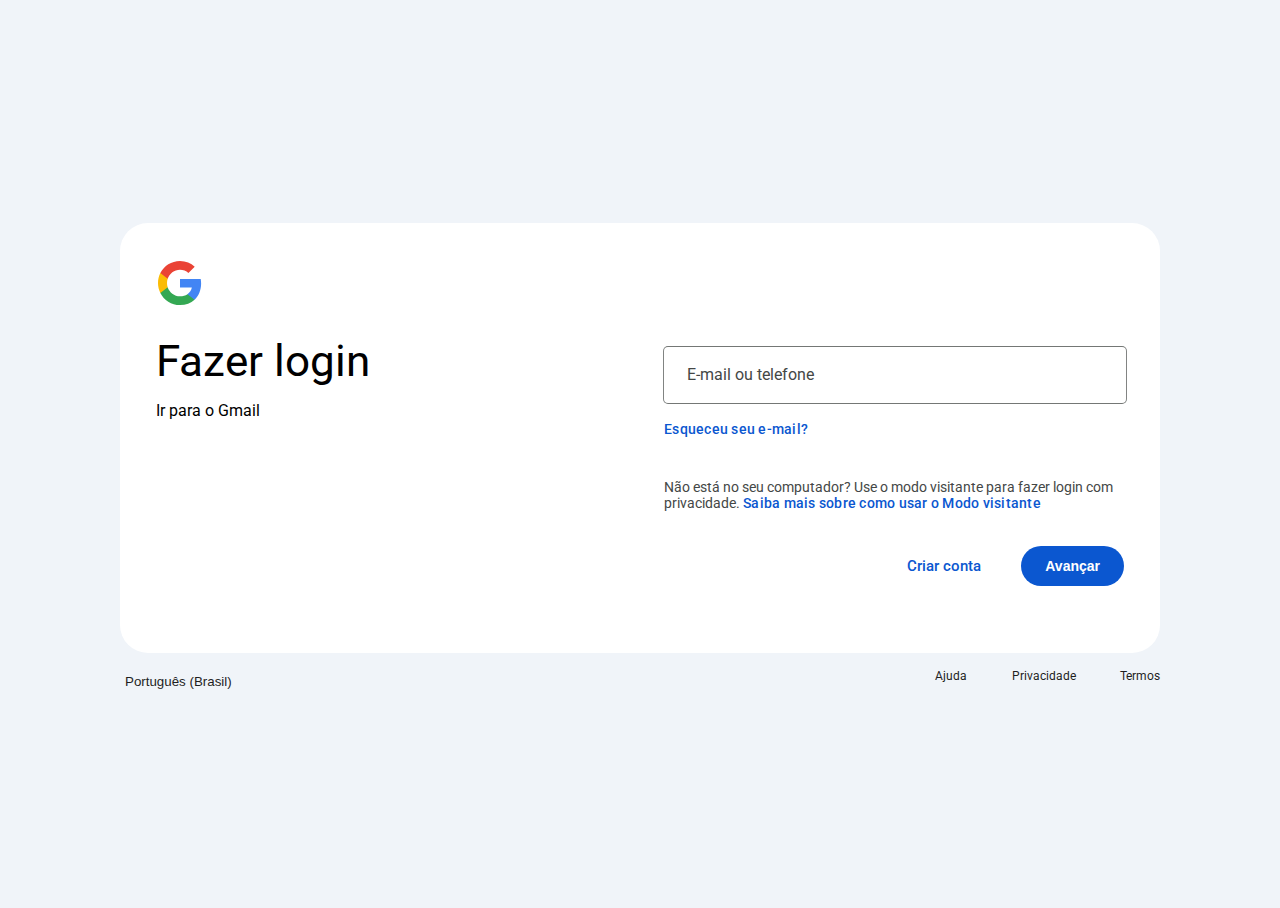
<file: gmail-login/index.html>
<!DOCTYPE html>
<html>
    <head>
        <title>Gmail</title>
        <link rel="icon" href="https://www.google.com/favicon.ico">
        <link rel="stylesheet" href="./styles/geral.css">
        <link rel="stylesheet" href="./styles/main.css">
        <link rel="stylesheet" href="./styles/bottom.css">
        <link rel="preconnect" href="https://fonts.googleapis.com">
        <link rel="preconnect" href="https://fonts.gstatic.com" crossorigin>
        <link href="https://fonts.googleapis.com/css2?family=Roboto:ital,wght@0,100;0,300;0,400;0,500;0,700;0,900;1,100;1,300;1,400;1,500;1,700;1,900&display=swap" rel="stylesheet">
        
    </head>
    <body>
        <main>
            <div>
                <section id="main-container">
                    <div class="logo">
                        <svg xmlns="https://www.w3.org/2000/svg" width="48" height="48" viewBox="0 0 48 48" aria-hidden="true" jsname="jjf7Ff">
                            <path fill="#4285F4" d="M45.12 24.5c0-1.56-.14-3.06-.4-4.5H24v8.51h11.84c-.51 2.75-2.06 5.08-4.39 6.64v5.52h7.11c4.16-3.83 6.56-9.47 6.56-16.17z"></path>
                            <path fill="#34A853" d="M24 46c5.94 0 10.92-1.97 14.56-5.33l-7.11-5.52c-1.97 1.32-4.49 2.1-7.45 2.1-5.73 0-10.58-3.87-12.31-9.07H4.34v5.7C7.96 41.07 15.4 46 24 46z"></path>
                            <path fill="#FBBC05" d="M11.69 28.18C11.25 26.86 11 25.45 11 24s.25-2.86.69-4.18v-5.7H4.34C2.85 17.09 2 20.45 2 24c0 3.55.85 6.91 2.34 9.88l7.35-5.7z"></path><path fill="#EA4335" d="M24 10.75c3.23 0 6.13 1.11 8.41 3.29l6.31-6.31C34.91 4.18 29.93 2 24 2 15.4 2 7.96 6.93 4.34 14.12l7.35 5.7c1.73-5.2 6.58-9.07 12.31-9.07z"></path>
                            <path fill="none" d="M2 2h44v44H2z"></path>
                        </svg>
                    </div>
                    <div id="box-container">
                        <div class="div-left">
                            <div class="login-title">Fazer login</div>
                            <div class="go-gmail">Ir para o Gmail</div>
                        </div>
                        <form method="get" action="login.html" class="div-right">
                            <div class="div-field-input">
                                <div class="div-input">
                                    <input type="text" name="email" id="email-box">
                                    <div class="pseudo-placeholder">E-mail ou telefone</div>
                                </div>
                                <div class="div-forgotemail">
                                    <a class="forgot-email" href="">Esqueceu seu e-mail?</a>
                                </div>
                            </div>
                            
                            <div class="div-help">
                                Não está no seu computador? Use o modo visitante para fazer login com privacidade.
                                <a class="know-more" href="https://support.google.com/chrome/answer/6130773?hl=pt-BR">Saiba mais sobre como usar o Modo visitante</a>
                            </div>
                            <div class="div-create">
                                <span class="create-btt">Criar conta</span>
                                <button id="next-btt" class="next-btt">Avançar</button>
                            </div>
                        </form>
                    </div>
                </section>
                <section id="bottom-container">
                    <div class="select-languages">
                        <select name="languages" id="lang">
                            <option value="English (United States)">English (United States)</option>
                            <option value="Español (España)">Español (España)</option>
                            <option value="polski">polski</option>
                            <option value="Português (Brasil)" selected>Português (Brasil)</option>
                            <option value="Português (Portugal)">Português (Portugal)</option>
                        </select>
                    </div>
                    <div class="div-law">
                        <a href="https://support.google.com/accounts?hl=pt-BR&p=account_iph">Ajuda</a>
                        <a href="https://accounts.google.com/TOS?loc=BR&hl=pt-BR&privacy=true">Privacidade</a>
                        <a href="https://accounts.google.com/TOS?loc=BR&hl=pt-BR">Termos</a>
                    </div>
                </section>
            </div>
        </main>
    </body>
    <script src="./js/to_o.js"></script>
</html>
</file>
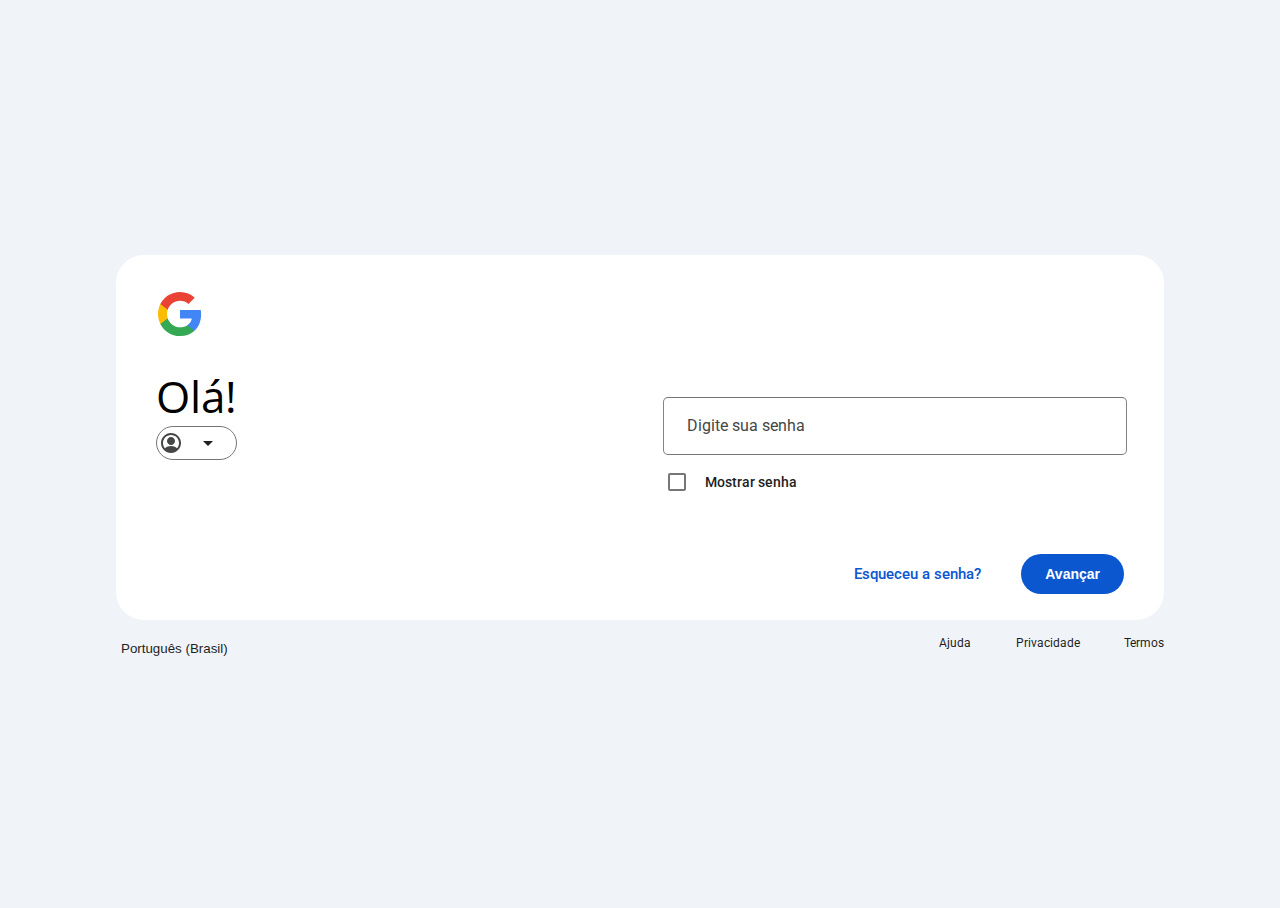
<file: gmail-login/login.html>
<!DOCTYPE html>
<html>
    <head>
        <title>Gmail</title>
        <link rel="icon" href="https://www.google.com/favicon.ico">
        <link rel="stylesheet" href="./styles/geral.css">
        <link rel="stylesheet" href="./styles/login.css">
        <link rel="stylesheet" href="./styles/bottom.css">
        <link rel="preconnect" href="https://fonts.googleapis.com">
        <link rel="preconnect" href="https://fonts.gstatic.com" crossorigin>
        <link href="https://fonts.googleapis.com/css2?family=Roboto:ital,wght@0,100;0,300;0,400;0,500;0,700;0,900;1,100;1,300;1,400;1,500;1,700;1,900&display=swap" rel="stylesheet">
        <link rel="preconnect" href="https://fonts.googleapis.com">
        <link rel="preconnect" href="https://fonts.gstatic.com" crossorigin>
        <link href="https://fonts.googleapis.com/css2?family=Open+Sans:ital,wght@0,300..800;1,300..800&display=swap" rel="stylesheet">

    </head>
    <body >
        <main>
            <div>
                <section id="main-container">
                    <div class="logo">
                        <svg xmlns="https://www.w3.org/2000/svg" width="48" height="48" viewBox="0 0 48 48" aria-hidden="true" jsname="jjf7Ff">
                            <path fill="#4285F4" d="M45.12 24.5c0-1.56-.14-3.06-.4-4.5H24v8.51h11.84c-.51 2.75-2.06 5.08-4.39 6.64v5.52h7.11c4.16-3.83 6.56-9.47 6.56-16.17z"></path>
                            <path fill="#34A853" d="M24 46c5.94 0 10.92-1.97 14.56-5.33l-7.11-5.52c-1.97 1.32-4.49 2.1-7.45 2.1-5.73 0-10.58-3.87-12.31-9.07H4.34v5.7C7.96 41.07 15.4 46 24 46z"></path>
                            <path fill="#FBBC05" d="M11.69 28.18C11.25 26.86 11 25.45 11 24s.25-2.86.69-4.18v-5.7H4.34C2.85 17.09 2 20.45 2 24c0 3.55.85 6.91 2.34 9.88l7.35-5.7z"></path><path fill="#EA4335" d="M24 10.75c3.23 0 6.13 1.11 8.41 3.29l6.31-6.31C34.91 4.18 29.93 2 24 2 15.4 2 7.96 6.93 4.34 14.12l7.35 5.7c1.73-5.2 6.58-9.07 12.31-9.07z"></path>
                            <path fill="none" d="M2 2h44v44H2z"></path>
                        </svg>
                    </div>
                    <div id="box-container">
                        <div class="div-left">
                            <div class="login-title">Olá!</div>
                            <div class="div-guest">
                                <div class="div-guestimage">
                                    <img class="guest-img" src="./imgs/user-guest.svg">
                                </div>
                                <div class="go-gmail"></div>
                                <div class="div-arrow">
                                    <svg aria-hidden="true" class="Qk3oof u4TTuf" fill="currentColor" focusable="false" width="24px" height="24px" viewBox="0 0 24 24" xmlns="https://www.w3.org/2000/svg">
                                        <path d="M7 10l5 5 5-5z"></path>
                                    </svg>
                                </div>
                                
                            </div>
                            
                        </div>
                        <div class="div-right">
                            <div class="div-field-input">
                                <div class="div-input">
                                    <input type="password" name="email" id="password-box">
                                    <div class="pseudo-placeholder">Digite sua senha</div>
                                </div>
                                <div class="div-password">
                                    <input class="check-box" type="checkbox" onclick="showp()">
                                    <div class="show-pass">Mostrar senha</div>
                                </div>
                            </div>
                            <div class="div-finish">
                                <span class="forgot-btt">Esqueceu a senha?</span>
                                <button class="next-btt">Avançar</button>
                            </div>
                        </div>
                    </div>
                </section>
                <section id="bottom-container">
                    <div class="select-languages">
                        <select name="languages" id="lang">
                            <option value="English (United States)">English (United States)</option>
                            <option value="Español (España)">Español (España)</option>
                            <option value="polski">polski</option>
                            <option value="Português (Brasil)" selected>Português (Brasil)</option>
                            <option value="Português (Portugal)">Português (Portugal)</option>
                        </select>
                    </div>
                    <div class="div-law">
                        <a href="https://support.google.com/accounts?hl=pt-BR&p=account_iph">Ajuda</a>
                        <a href="https://accounts.google.com/TOS?loc=BR&hl=pt-BR&privacy=true">Privacidade</a>
                        <a href="https://accounts.google.com/TOS?loc=BR&hl=pt-BR">Termos</a>
                    </div>
                </section>
            </div>
        </main>
    </body>
    <script src="./js/gemail.js"></script>
    <script src="./js/hascontent.js"></script>
</html>
</file>
<file: gmail-login/styles/geral.css>
body {
    background-color: rgb(240, 244, 249);
    height: 100%;
}

html {
    width: 100%;
    height: 100%;
}

a {
    text-decoration: none;
}
</file>
<file: gmail-login/styles/main.css>
main {
    display: flex;
    justify-content: center;
    align-items: center;
    height: 100%;
    font-family: Roboto;
}

#main-container {
    background-color: white;
    padding: 36px;
    border-radius: 28px;
    width: 968px;
    height: 358px;
}

.logo {
    display: block;
}

.login-title {
    font-size: 44px;
}

.go-gmail {
    margin-top: 14px;
}

#box-container {
    margin-top: 24px;
    display: flex;
    justify-content: space-between;
}

.div-field-input {
    padding-top: 12px;
}

.div-input {
    width: 460px;
    margin-bottom: 16px;
    position: relative;
}

.div-input input {
    width: 446px;
    height: 54px;
    border-radius: 4px;
    border: 1px solid transparent;
    outline: none;
    box-shadow: 0px 0px 0px 0.9px rgb(116, 119, 117);
    padding: 0px 0px 0px 14px;
    font-size: 16px;
    transition: border 0.10s ease-in-out, box-shadow 0.10s ease-in-out;
}

.div-input input:focus {
    border: 1px solid rgb(11, 87, 208);
    box-shadow: 0px 0px 0px 0.9px rgb(11, 87, 208);
}

.pseudo-placeholder {
    background-color: white;
    color: rgb(68, 71, 70);
    width: max-content;
    position: absolute;
    pointer-events: none;
    padding: 6px 8px;
    top: 12px ;
    left: 15px;
    right: 0;
    transition: top 0.15s, left 0.15s, font-size 0.15s;
}

.div-input input:focus + .pseudo-placeholder,
.div-input input.has-content + .pseudo-placeholder {
    top: -13px;
    left: 10px;
    font-size: 12px;  
}

.div-input input:focus + .pseudo-placeholder {
    color: rgb(11, 87, 208);
}

.div-input input.has-content:focus + .pseudo-placeholder {
    color: rgb(11, 87, 208);
}

.div-forgotemail {
    margin: 9px 0px 3px 0px;
}

.forgot-email {
    text-decoration: none;
    color: rgb(11, 87, 208);
    font-size: 14px;
    font-weight: 500;
    font-stretch: 100%;
    letter-spacing: 0.25px;
    z-index: 1;
    position: relative;
}

.forgot-email::before {
    border-radius: 8px;
    bottom: -1px;
    content: "";
    left: -5px;
    opacity: 0;
    pointer-events: none;
    background-color: rgb(11, 87, 208);
    position: absolute;
    padding: 10px;
    right: -5px;
    top: -1px;
    z-index: -1;
}

.forgot-email:hover::before {
    opacity: 0.08;
}

.div-help {
    box-sizing: border-box;
    width: 460px;
    font-size: 14px;
    font-weight: 400;
    margin-top: 32px;
    padding: 9px 0px 3px 0px;
    color: rgb(68, 71, 70);
}

.know-more {
    color: rgb(11, 87, 208);
    font-weight: 500;
    letter-spacing: 0.25px;
    position: relative;
    z-index: 1;
}

.know-more::before {
    border-radius: 8px;
    bottom: -1px;
    content: "";
    left: -5px;
    opacity: 0;
    pointer-events: none;
    background-color: rgb(11, 87, 208);
    position: absolute;
    padding: 10px;
    right: -5px;
    top: -1px;
    z-index: -1;
}

.know-more:hover::before {
    opacity: 0.08;
}

.div-create {
    display: flex;
    justify-content: right;
    align-items: center;
    margin-top: 32px;
}

.next-btt {
    margin-left: 40px;
    padding: 12px 24px;
    border-radius: 20px;
    border: none;
    background-color: rgb(11, 87, 208);
    color: white;
    font-size: 14px;
    font-weight: 700;
    cursor: pointer;
    transition: box-shadow 0.2s ease-in-out, background-color 0.08s;
}

.next-btt:hover {
    background-color: rgb(15 76 174);
    box-shadow: 0 1px 3px 1px rgb(60, 64, 67, .3);
}

.next-btt:active {
    background-color: rgb(18 67 146);
}

.create-btt {
    color: rgb(11, 87, 208);
    font-weight: 500;
    font-size: 15px;
    position: relative;
    z-index: 1;
    cursor: pointer;
}

.create-btt::before {
    border-radius: 28px;
    bottom: -1px;
    content: "";
    left: -5px;
    opacity: 0;
    pointer-events: none;
    background-color: rgb(11, 87, 208);
    position: absolute;
    top: -15px;
    right: -25px;
    bottom: -15px;
    left: -25px;
    z-index: -1;
}

.create-btt:hover::before {
    opacity: 0.08;
}
</file>
<file: gmail-login/styles/bottom.css>
#bottom-container {
    display: flex;
    justify-content: space-between;
    margin-top: 16px;
    font-size: 13px;

}

.select-languages {
    position: relative;
}

.select-languages::before {
    border-radius: 11px;
    content: "";
    opacity: 0;
    pointer-events: none;
    background-color: rgb(31 31 31);
    position: absolute;
    top: -5px;
    right: -16px;
    bottom: -5px;
    left: -8px;
    z-index: -1;
}

.select-languages:hover::before {
    opacity: 0.07;
}

#lang {
    border: none;
    padding: 5px;
    color: rgb(31, 31, 31);
    background-color: inherit;
    position: relative;
    appearance: none;
}

#lang:focus {
    outline-color: rgb(11, 87, 208);
}

.div-law {
    width: 225px;
    font-size: 12px;
    display: flex;
    justify-content: space-between;
}

.div-law a {
    color: rgb(31, 31, 31);
    position: relative;
}

.div-law a::before {
    border-radius: 10px;
    content: "";
    opacity: 0;
    pointer-events: none;
    background-color: rgb(31 31 31);
    position: absolute;
    top: -10px;
    right: -16px;
    bottom: -1px;
    left: -16px;
    z-index: -1;
}

.div-law a:hover::before {
    opacity: 0.08;
}
</file>
<file: gmail-login/styles/login.css>
main {
    display: flex;
    justify-content: center;
    align-items: center;
    height: 100%;
    font-family: Roboto;
}


#main-container {
    background-color: white;
    padding: 35px 40px 70px 40px;
    border-radius: 28px;
    width: 968px;
    height: 260px;
}

.logo {
    display: block;
}

.login-title {
    font-size: 44px;
    font-weight: 400;
    font-family: "Open Sans";
}

.div-guest {
    display: flex;
    align-items: center;
    border: 1px solid rgb(116, 119, 117);

    color: rgb(31, 31, 31);
    font-size: 14px;
    font-weight: 500;
    letter-spacing: 0.25px;
    text-decoration: solid;
    text-overflow: ellipsis;

    padding: 4px 6px 4px 2px;
    border-radius: 20px;
    cursor: pointer;
}

.div-guest:hover {
    background-color: rgba(116, 119, 117, 0.120);
}

.div-guestimage {
    display: flex;
    align-items: center;
}

.guest-img {
    width: 24px;
    margin-right: 8px;
}

.div-arrow {
    display: flex;
    align-items: center;
    margin-left: 5px;
}

#box-container {
    margin-top: 24px;
    display: flex;
    justify-content: space-between;
    align-items: top;
}

.div-field-input {
    padding-top: 12px;
}

.div-input {
    width: 460px;
    margin-bottom: 16px;
    position: relative;
}

.div-input input {
    width: 446px;
    height: 54px;
    border-radius: 4px;
    border: 1px solid transparent;
    outline: none;
    box-shadow: 0px 0px 0px 0.9px rgb(116, 119, 117);
    padding: 0px 0px 0px 14px;
    font-family: Roboto;
    font-size: 16px;
    letter-spacing: normal;
    color: rgb(31, 31, 31);
    transition: border 0.10s ease-in-out, box-shadow 0.10s ease-in-out;
}

.div-input input:focus {
    border: 1px solid rgb(11, 87, 208);
    box-shadow: 0px 0px 0px 0.9px rgb(11, 87, 208);
}

.pseudo-placeholder {
    color: rgb(68, 71, 70);
    width: max-content;
    position: absolute;
    pointer-events: none;
    padding: 6px 8px;
    top: 12px;
    left: 15px;
    right: 0;
    transition: top 0.15s, left 0.15s, font-size 0.15s;
}

.div-input input:focus + .pseudo-placeholder,
.div-input input.has-content + .pseudo-placeholder {
    background-color: white;
    top: -13px;
    left: 10px;
    font-size: 12px;
}

.div-input input:focus + .pseudo-placeholder {
    color: rgb(11, 87, 208);
}

.div-input input.has-content:focus + .pseudo-placeholder {
    color: rgb(11, 87, 208);
}

.div-password {
    display: flex;
    align-items: center;
}

.check-box {
    appearance: none;
    -webkit-appearance: none;
    -moz-appearance: none;
    background-color: inherit;
    border: 2px solid rgb(116, 119, 117);
    border-radius: 2px;
    width: 18px;
    height: 18px;
    position: relative;
    cursor: pointer;
    outline: none;
    transition: border 0.22s ease-in, background-color 0.22s ease-in-out;
}

.check-box:checked {
    border: 1px solid #4285f4;
    background-color: #4285f4;
}

.check-box:checked::after {
    content: '';
    position: absolute;
    top: 45%;
    left: 50%;
    width: 10px;
    height: 4px;
    border: 2px solid #fff;
    border-top: none;
    border-right: none;
    transform: translate(-50%, -50%) rotate(-45deg);
}

.div-right {
    margin-top: 20px;
}

.show-pass {
    margin-left: 16px;
    font-size: 14px;
    font-weight: 500;
    color: rgb(31, 31, 31);
    text-overflow: ellipsis;
    pointer-events: stroke;
}


.div-finish {
    display: flex;
    justify-content: right;
    align-items: center;
    margin-top: 60px;
}

.next-btt {
    margin-left: 40px;
    padding: 12px 24px;
    border-radius: 20px;
    border: none;
    background-color: rgb(11, 87, 208);
    color: white;
    font-size: 14px;
    font-weight: 700;
    cursor: pointer;
    transition: box-shadow 0.2s ease-in-out, background-color 0.08s;
}

.next-btt:hover {
    background-color: rgb(15 76 174);
    box-shadow: 0 1px 3px 1px rgb(60, 64, 67, .3);
}

.next-btt:active {
    background-color: rgb(18 67 146);
}

.forgot-btt {
    color: rgb(11, 87, 208);
    font-weight: 500;
    font-size: 15px;
    position: relative;
    z-index: 1;
    cursor: pointer;
}

.forgot-btt::before {
    border-radius: 28px;
    bottom: -1px;
    content: "";
    left: -5px;
    opacity: 0;
    pointer-events: none;
    background-color: rgb(11, 87, 208);
    position: absolute;
    top: -15px;
    right: -25px;
    bottom: -15px;
    left: -25px;
    z-index: -1;
}

.forgot-btt:hover::before {
    opacity: 0.08;
}
</file>
